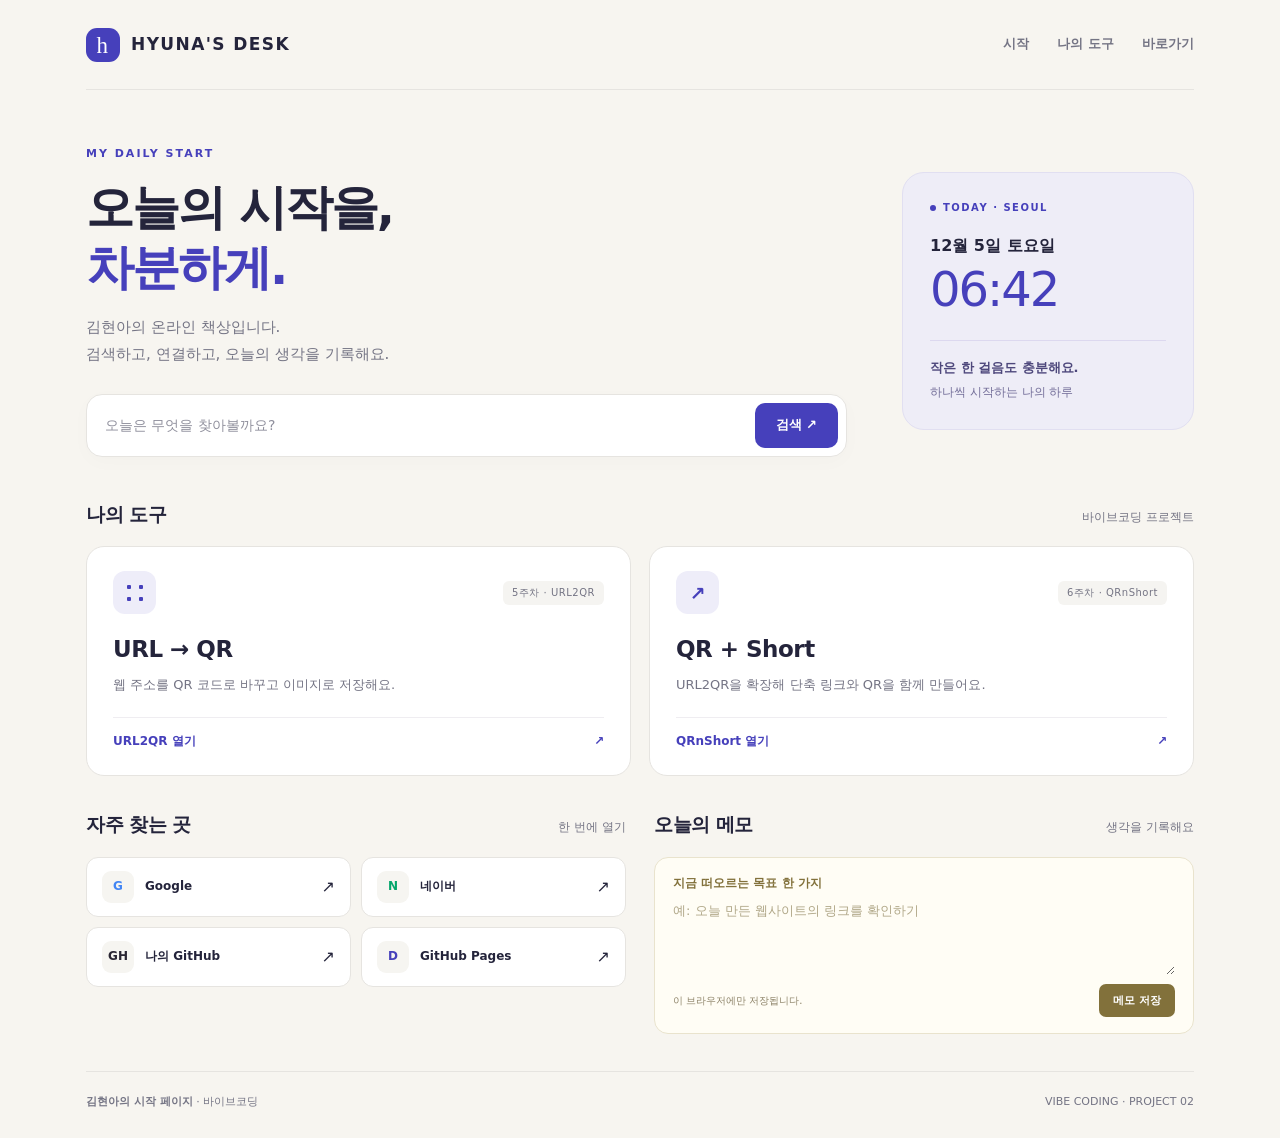
<file: site/index.html>
<!doctype html><html lang="ko"><head><meta charset="utf-8"><meta name="viewport" content="width=device-width,initial-scale=1"><title>김현아의 시작 페이지 · HYUNA'S DESK</title><style>
:root{--bg:#f7f5f0;--ink:#24243b;--muted:#747484;--line:#e6e4e0;--purple:#4640bb;--soft:#eeedf9}
*{box-sizing:border-box}html{scroll-behavior:smooth}body{margin:0;background:var(--bg);color:var(--ink);font-family:"Malgun Gothic","Apple SD Gothic Neo",system-ui,sans-serif;line-height:1.6}a{color:inherit;text-decoration:none}button,input,textarea{font:inherit}:focus-visible{outline:3px solid #8580e1;outline-offset:5px}.shell{max-width:1180px;margin:auto;padding:0 36px}.topbar{height:90px;display:flex;align-items:center;justify-content:space-between;border-bottom:1px solid var(--line)}.brand{font-size:17px;font-weight:800;letter-spacing:1.4px;display:flex;align-items:center;gap:11px}.brandmark{display:grid;place-items:center;width:34px;height:34px;background:var(--purple);color:white;border-radius:11px;font-family:Georgia,serif;font-size:23px;font-weight:400}.nav{display:flex;gap:28px;font-size:13px;font-weight:700;color:var(--muted)}.nav a:hover{color:var(--purple)}.hero{display:grid;grid-template-columns:minmax(0,1fr) 292px;gap:55px;padding:55px 0 42px;align-items:center}.eyebrow{font-size:11px;font-weight:800;letter-spacing:2px;color:var(--purple);margin:0 0 14px}.hero h1{font-size:48px;line-height:1.25;letter-spacing:-2px;font-weight:800;margin:0 0 17px}.hero h1 span{color:var(--purple)}.intro{font-size:15px;color:var(--muted);margin:0 0 25px;line-height:1.85}.search{display:flex;align-items:center;gap:12px;border:1px solid var(--line);border-radius:16px;background:white;padding:8px 8px 8px 18px;box-shadow:0 5px 20px #25213b05}.search input{min-width:0;flex:1;border:0;background:transparent;padding:11px 0;font-size:14px;color:var(--ink)}.search input::placeholder{color:#90909d}.search button,.save{background:var(--purple);color:white;border:0;border-radius:10px;cursor:pointer;font-size:13px;font-weight:700;padding:12px 21px}.search button:hover,.save:hover{background:#353091}.today{background:#eeedf7;border:1px solid #e1dff1;border-radius:22px;padding:27px;position:relative;overflow:hidden}.todaytop{display:flex;align-items:center;gap:7px;color:var(--purple);font-size:10px;font-weight:800;letter-spacing:1.5px}.dot{width:6px;height:6px;border-radius:50%;background:var(--purple)}.date{font-size:16px;font-weight:700;margin:17px 0 1px}.clock{font-size:48px;line-height:1.25;font-weight:300;letter-spacing:-2px;color:var(--purple);font-variant-numeric:tabular-nums}.todayfoot{font-size:12px;color:#726d98;border-top:1px solid #dcd8ef;padding-top:17px;margin-top:21px}.todayfoot strong{display:block;color:#4e487c;font-size:13px;margin-bottom:4px}.sectionhead{display:flex;justify-content:space-between;align-items:baseline;margin-bottom:17px}.sectionhead h2{font-size:19px;margin:0;letter-spacing:-.5px}.sectionhead p{font-size:12px;color:var(--muted);margin:0}.tools{display:grid;grid-template-columns:1fr 1fr;gap:18px}.tool{display:block;background:white;border:1px solid var(--line);border-radius:18px;padding:24px 26px;transition:transform .18s}.tool:hover{transform:translateY(-3px);border-color:#aaa5de;}.tooltop{display:flex;align-items:center;justify-content:space-between;margin-bottom:17px}.toolicon{width:43px;height:43px;border-radius:12px;background:var(--soft);display:grid;place-items:center;font-size:19px;color:var(--purple);font-weight:800}.toolicon.qr{display:grid;grid-template-columns:8px 8px;grid-template-rows:8px 8px;gap:4px;align-content:center;justify-content:center}.toolicon.qr i{border:2px solid var(--purple);border-radius:1px}.toolicon.qr i:last-child{background:var(--purple)}.tag{font-size:10px;color:var(--muted);letter-spacing:.5px;background:#f5f4f1;padding:4px 9px;border-radius:6px}.tool h3{margin:0 0 5px;font-size:23px;letter-spacing:-.5px}.tool p{font-size:13px;color:var(--muted);margin:0;line-height:1.85}.toollink{display:flex;align-items:center;justify-content:space-between;color:var(--purple);font-size:12px;font-weight:700;border-top:1px solid #efedf1;padding-top:14px;margin-top:20px}.workspace{display:grid;grid-template-columns:1fr 1fr;gap:28px;padding:33px 0 37px}.quicklinks{display:grid;grid-template-columns:repeat(2,1fr);gap:10px}.quick{display:flex;align-items:center;gap:11px;padding:13px 15px;background:white;border:1px solid var(--line);border-radius:12px;}.quick:hover{border-color:#aaa5de}.quickicon{display:grid;place-items:center;width:32px;height:32px;border-radius:9px;background:#f6f5f1;font-size:12px;font-weight:800;flex-shrink:0}.quick strong{font-size:12px;display:block}.quickout{margin-left:auto}.google{color:#4285f4}.naver{color:#03a66b}.github{color:#292633}.docs{color:var(--purple)}.memo{padding:16px 18px;background:#fffdf5;border:1px solid #e9e3cd;border-radius:14px}.memo label{display:block;font-size:12px;font-weight:700;color:#82713b;margin-bottom:7px}.memo textarea{display:block;resize:vertical;width:100%;min-height:75px;max-height:180px;border:0;background:transparent;color:var(--ink);font-size:13px;line-height:1.7;padding:0}.memo textarea::placeholder{color:#b0a788}.memobottom{display:flex;gap:10px;align-items:center;justify-content:space-between;margin-top:9px}.memostatus{font-size:10px;color:#8c8267}.save{font-size:11px;padding:8px 14px;background:#82713b;border-radius:7px}.save:hover{background:#685a2f}.footer{border-top:1px solid var(--line);display:flex;justify-content:space-between;gap:15px;padding:21px 0 27px;color:var(--muted);font-size:11px}
@media(max-width:900px){.hero{gap:25px;grid-template-columns:1fr 245px}.hero h1{font-size:39px}.today{padding:22px}}
@media(max-width:680px){.shell{padding:0 20px}.topbar{height:75px}.brand{font-size:14px;letter-spacing:1px}.brandmark{width:31px;height:31px}.nav{gap:15px;font-size:11px}.nav a:first-child{display:none}.hero{grid-template-columns:1fr;padding:34px 0 30px;gap:22px}.hero h1{font-size:39px}.intro{font-size:13px;margin-bottom:21px}.today{display:grid;grid-template-columns:1fr 1fr;gap:2px 15px;padding:20px 22px}.todaytop{grid-column:1/-1}.date{margin:12px 0 0;font-size:14px}.clock{font-size:34px;grid-column:1;grid-row:3}.todayfoot{border:0;padding:0;margin:15px 0 0;grid-column:2;grid-row:2/4;align-self:center}.todayfoot strong{font-size:12px}.sectionhead p{font-size:10px}.tools,.workspace{grid-template-columns:1fr}.tool{padding:22px}.tooltop{margin-bottom:13px}.workspace{padding:28px 0;gap:27px}.footer{font-size:10px;flex-direction:column;gap:6px}.search{padding-left:14px}.search button{padding:11px 16px}}
@media(prefers-reduced-motion:reduce){html{scroll-behavior:auto}.tool{transition:none}.tool:hover{transform:none}}</style></head><body><div class="shell"><header class="topbar" id="start"><a class="brand" href="./" aria-label="시작 페이지 홈"><span class="brandmark" aria-hidden="true">h</span>HYUNA'S DESK</a><nav class="nav" aria-label="주 메뉴"><a href="#start">시작</a><a href="#tools">나의 도구</a><a href="#links">바로가기</a></nav></header><main><section class="hero" aria-labelledby="hero-title"><div><p class="eyebrow">MY DAILY START</p><h1 id="hero-title">오늘의 시작을,<br><span>차분하게.</span></h1><p class="intro">김현아의 온라인 책상입니다.<br>검색하고, 연결하고, 오늘의 생각을 기록해요.</p><form class="search" action="https://www.google.com/search" method="get" target="_blank" rel="noopener"><input name="q" type="search" aria-label="Google 검색어" placeholder="오늘은 무엇을 찾아볼까요?" required autocomplete="off"><button type="submit">검색 ↗</button></form>
</div><aside class="today" aria-label="서울 현재 날짜와 시간"><div class="todaytop"><span class="dot"></span>TODAY · SEOUL</div><div class="date" id="date">오늘의 날짜</div><div class="clock" id="clock">--:--</div><div class="todayfoot"><strong>작은 한 걸음도 충분해요.</strong>하나씩 시작하는 나의 하루</div></aside></section><section id="tools" aria-labelledby="tools-title"><div class="sectionhead"><h2 id="tools-title">나의 도구</h2><p>바이브코딩 프로젝트</p></div><div class="tools"><a class="tool" href="./url2qr/"><div class="tooltop"><span class="toolicon qr" aria-hidden="true"><i></i><i></i><i></i><i></i></span><span class="tag">5주차 · URL2QR</span></div><h3>URL → QR</h3><p>웹 주소를 QR 코드로 바꾸고 이미지로 저장해요.</p><div class="toollink"><span>URL2QR 열기</span><span class="arrow" aria-hidden="true">↗</span></div></a><a class="tool" href="./qrnshort/"><div class="tooltop"><span class="toolicon" aria-hidden="true">↗</span><span class="tag">6주차 · QRnShort</span></div><h3>QR + Short</h3><p>URL2QR을 확장해 단축 링크와 QR을 함께 만들어요.</p><div class="toollink"><span>QRnShort 열기</span><span class="arrow" aria-hidden="true">↗</span></div></a></div></section><div class="workspace"><section id="links" aria-labelledby="links-title"><div class="sectionhead"><h2 id="links-title">자주 찾는 곳</h2><p>한 번에 열기</p></div><div class="quicklinks"><a class="quick" href="https://www.google.com/" target="_blank" rel="noopener noreferrer"><span class="quickicon google" aria-hidden="true">G</span><span><strong>Google</strong></span><span class="quickout" aria-hidden="true">↗</span></a><a class="quick" href="https://www.naver.com/" target="_blank" rel="noopener noreferrer"><span class="quickicon naver" aria-hidden="true">N</span><span><strong>네이버</strong></span><span class="quickout" aria-hidden="true">↗</span></a><a class="quick" href="https://github.com/k283199-blip/vibe-coding" target="_blank" rel="noopener noreferrer"><span class="quickicon github" aria-hidden="true">GH</span><span><strong>나의 GitHub</strong></span><span class="quickout" aria-hidden="true">↗</span></a><a class="quick" href="https://docs.github.com/ko/pages" target="_blank" rel="noopener noreferrer"><span class="quickicon docs" aria-hidden="true">D</span><span><strong>GitHub Pages</strong></span><span class="quickout" aria-hidden="true">↗</span></a></div></section><section aria-labelledby="memo-title"><div class="sectionhead"><h2 id="memo-title">오늘의 메모</h2><p>생각을 기록해요</p></div><div class="memo"><label for="note">지금 떠오르는 목표 한 가지</label><textarea id="note" maxlength="2000" placeholder="예: 오늘 만든 웹사이트의 링크를 확인하기"></textarea><div class="memobottom"><span class="memostatus" id="memo-status" role="status">이 브라우저에만 저장됩니다.</span><button class="save" id="save-note" type="button">메모 저장</button></div></div></section></div></main><footer class="footer"><span><strong>김현아의 시작 페이지</strong> · 바이브코딩</span><span>VIBE CODING · PROJECT 02</span></footer></div><script>
(function(){
var d=document.getElementById("date"),c=document.getElementById("clock");
function tick(){
var now=new Date();
d.textContent=new Intl.DateTimeFormat("ko-KR",{timeZone:"Asia/Seoul",month:"long",day:"numeric",weekday:"long"}).format(now);
c.textContent=new Intl.DateTimeFormat("ko-KR",{timeZone:"Asia/Seoul",hour:"2-digit",minute:"2-digit",hourCycle:"h23"}).format(now);
}
tick();setInterval(tick,15000);
var note=document.getElementById("note"),status=document.getElementById("memo-status"),key="hyuna-desk-note-v1";
try{note.value=localStorage.getItem(key)||"";if(note.value)status.textContent="저장된 메모를 불러왔습니다.";}catch(e){status.textContent="저장 기능을 사용할 수 없습니다.";}
document.getElementById("save-note").addEventListener("click",function(){
try{localStorage.setItem(key,note.value);status.textContent="이 브라우저에 저장되었습니다.";}
catch(e){status.textContent="저장 실패: 메모를 따로 복사해 주세요.";}
});
note.addEventListener("input",function(){status.textContent="변경한 메모를 저장해 주세요.";});
})();</script></body></html>
</file>
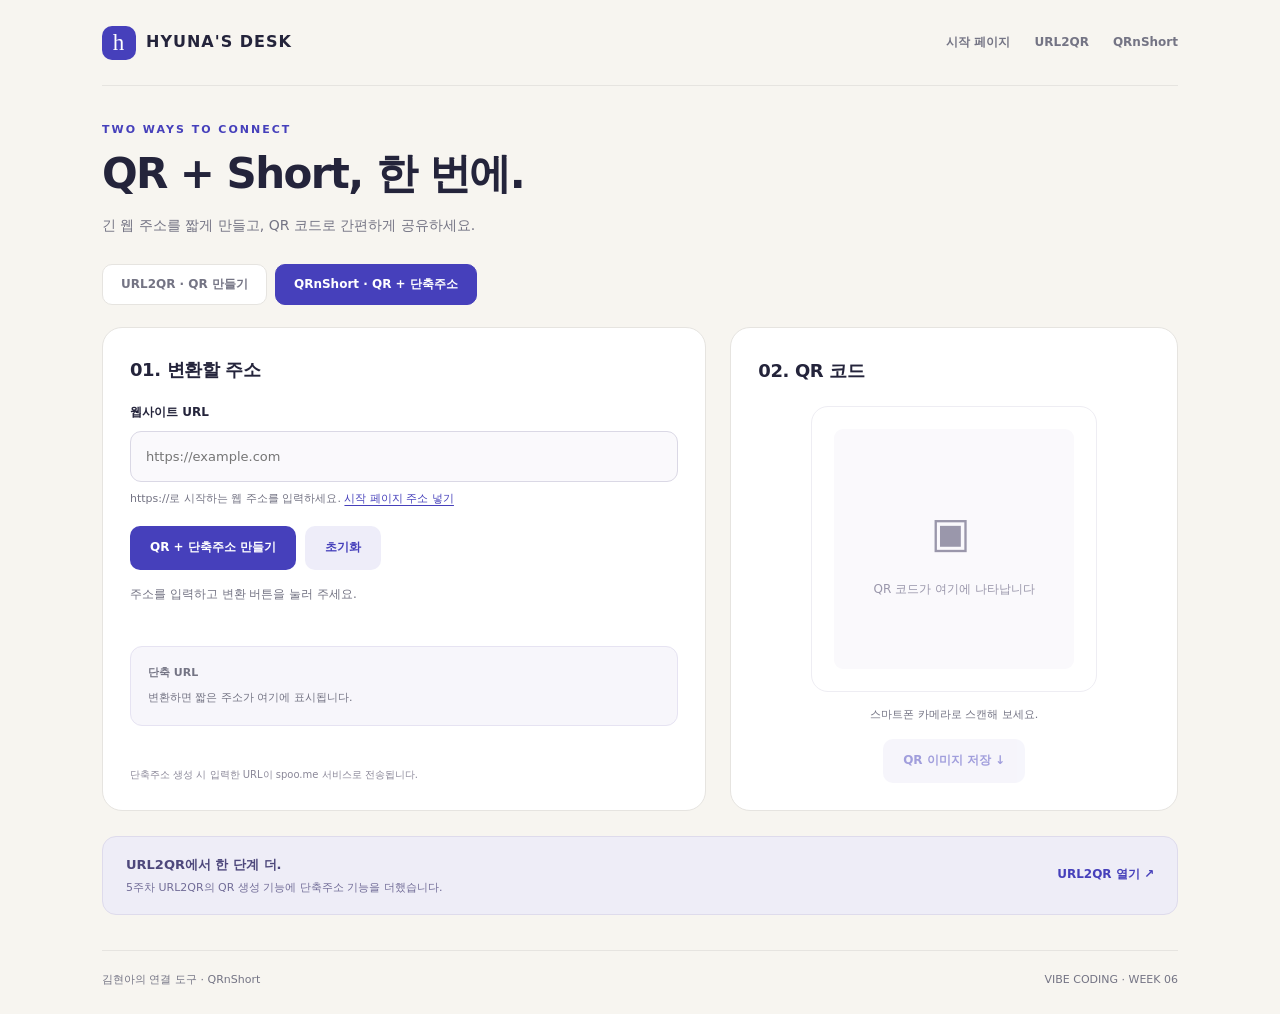
<file: site/qrnshort/index.html>
<!doctype html><html lang="ko"><head><meta charset="utf-8"><meta name="viewport" content="width=device-width,initial-scale=1"><meta name="theme-color" content="#f7f5f0"><title>QRnShort · HYUNA'S DESK</title><link rel="stylesheet" href="../assets/tools.css"><script src="../assets/qrcode.min.js" defer></script><script src="../assets/tools.js" defer></script></head><body data-mode="both"><div class="shell"><header class="topbar"><a class="brand" href="../"><span aria-hidden="true">h</span>HYUNA'S DESK</a><nav aria-label="주 메뉴"><a href="../">시작 페이지</a><a href="../url2qr/">URL2QR</a><a href="../qrnshort/">QRnShort</a></nav></header><main><p class="eyebrow">TWO WAYS TO CONNECT</p><h1>QR + Short, 한 번에.</h1><p class="intro">긴 웹 주소를 짧게 만들고, QR 코드로 간편하게 공유하세요.</p><nav class="tabs" aria-label="변환 도구 선택"><a href="../url2qr/" >URL2QR · QR 만들기</a><a href="../qrnshort/" class="active" aria-current="page">QRnShort · QR + 단축주소</a></nav><div class="workspace"><section class="panel" aria-labelledby="input-title"><h2 id="input-title">01. 변환할 주소</h2><form id="url-form" novalidate><label class="label" for="url-input">웹사이트 URL</label><input class="url-input" id="url-input" type="url" inputmode="url" autocomplete="url" maxlength="2048" placeholder="https://example.com" required aria-describedby="input-hint notice"><p class="hint" id="input-hint">https://로 시작하는 웹 주소를 입력하세요. <button type="button" class="example" id="use-example">시작 페이지 주소 넣기</button></p><div class="buttons"><button type="submit" class="primary" id="convert-button">QR + 단축주소 만들기</button><button class="secondary" id="clear-button" type="button">초기화</button></div></form><p class="notice" id="notice" role="status" aria-live="polite">주소를 입력하고 변환 버튼을 눌러 주세요.</p><div class="result-card" id="original-card" hidden><h3>원본 URL</h3><a id="original-link" target="_blank" rel="noopener noreferrer"></a><p>QR 코드를 스캔하면 이 주소가 열립니다.</p></div><div class="result-card" id="short-card" ><h3>단축 URL</h3><p id="short-placeholder">변환하면 짧은 주소가 여기에 표시됩니다.</p><div id="short-result" hidden><a id="short-link" target="_blank" rel="noopener noreferrer"></a><div class="mini-actions"><button type="button" id="copy-short">주소 복사</button><a id="open-short" target="_blank" rel="noopener noreferrer">단축주소 열기 ↗</a></div><p id="saved-count"></p></div></div><p class="copy-message" id="copy-message" role="status"></p><p class="privacy">단축주소 생성 시 입력한 URL이 spoo.me 서비스로 전송됩니다.</p></section><section class="panel qr-panel" aria-labelledby="qr-title"><h2 id="qr-title">02. QR 코드</h2><div class="qr-frame"><div id="qr-code" aria-label="생성된 QR 코드"><div class="qr-placeholder"><b aria-hidden="true">▣</b><span>QR 코드가 여기에 나타납니다</span></div></div></div><p class="qr-caption" id="qr-caption">스마트폰 카메라로 스캔해 보세요.</p><button type="button" class="secondary" id="download-qr" disabled>QR 이미지 저장 ↓</button></section></div><aside class="connection"><div><b>URL2QR에서 한 단계 더.</b><p>5주차 URL2QR의 QR 생성 기능에 단축주소 기능을 더했습니다.</p></div><a id="url2qr-link" href="../url2qr/">URL2QR 열기 ↗</a></aside></main><footer class="footer"><span>김현아의 연결 도구 · QRnShort</span><span>VIBE CODING · WEEK 06</span></footer></div></body></html>
</file>
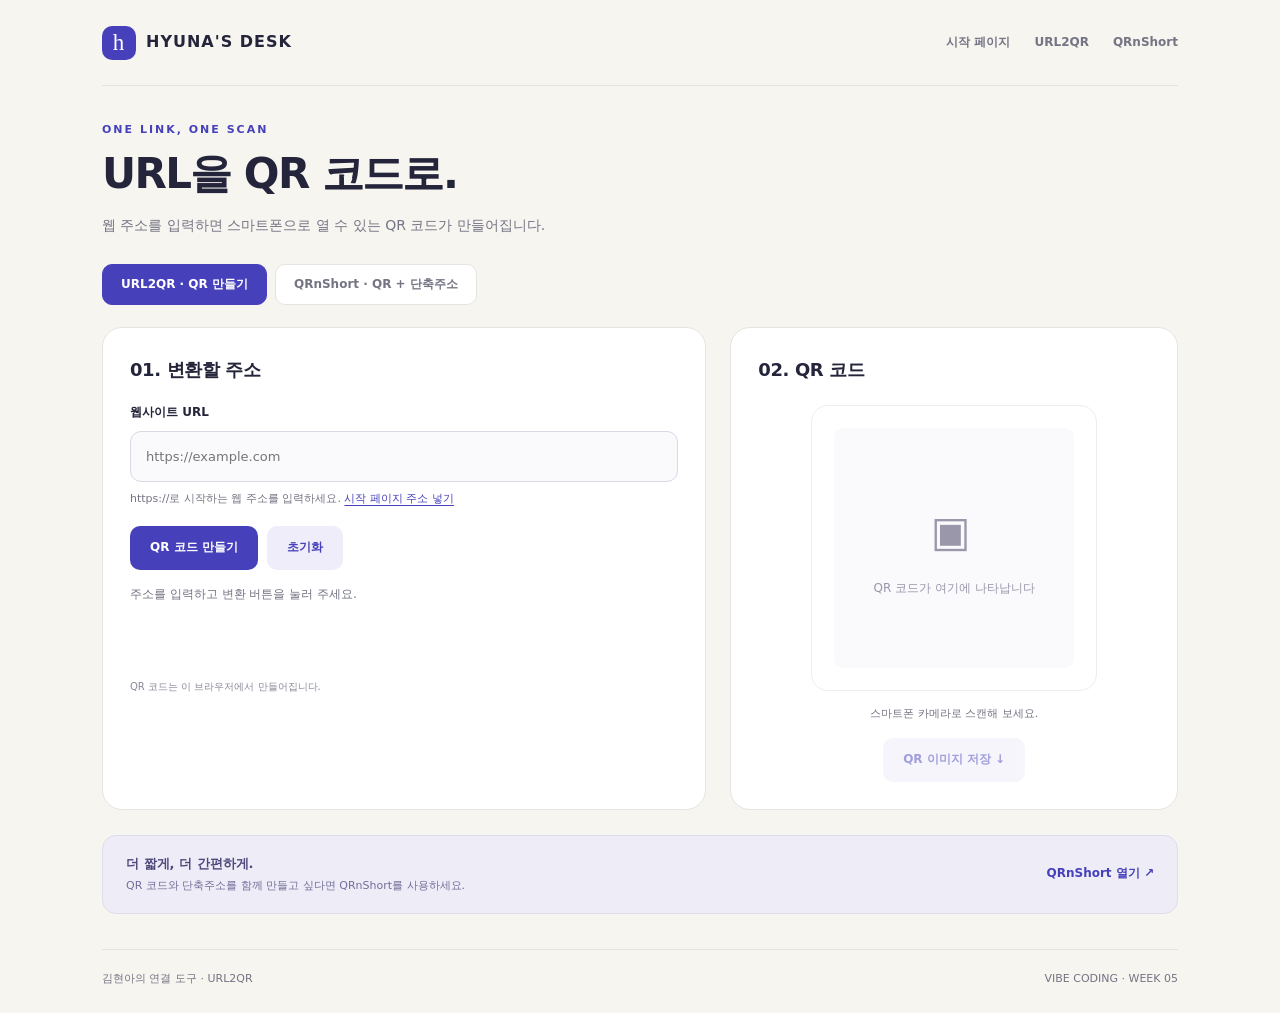
<file: site/url2qr/index.html>
<!doctype html><html lang="ko"><head><meta charset="utf-8"><meta name="viewport" content="width=device-width,initial-scale=1"><meta name="theme-color" content="#f7f5f0"><title>URL2QR · HYUNA'S DESK</title><link rel="stylesheet" href="../assets/tools.css"><script src="../assets/qrcode.min.js" defer></script><script src="../assets/tools.js" defer></script></head><body data-mode="qr"><div class="shell"><header class="topbar"><a class="brand" href="../"><span aria-hidden="true">h</span>HYUNA'S DESK</a><nav aria-label="주 메뉴"><a href="../">시작 페이지</a><a href="../url2qr/">URL2QR</a><a href="../qrnshort/">QRnShort</a></nav></header><main><p class="eyebrow">ONE LINK, ONE SCAN</p><h1>URL을 QR 코드로.</h1><p class="intro">웹 주소를 입력하면 스마트폰으로 열 수 있는 QR 코드가 만들어집니다.</p><nav class="tabs" aria-label="변환 도구 선택"><a href="../url2qr/" class="active" aria-current="page">URL2QR · QR 만들기</a><a href="../qrnshort/" >QRnShort · QR + 단축주소</a></nav><div class="workspace"><section class="panel" aria-labelledby="input-title"><h2 id="input-title">01. 변환할 주소</h2><form id="url-form" novalidate><label class="label" for="url-input">웹사이트 URL</label><input class="url-input" id="url-input" type="url" inputmode="url" autocomplete="url" maxlength="2048" placeholder="https://example.com" required aria-describedby="input-hint notice"><p class="hint" id="input-hint">https://로 시작하는 웹 주소를 입력하세요. <button type="button" class="example" id="use-example">시작 페이지 주소 넣기</button></p><div class="buttons"><button type="submit" class="primary" id="convert-button">QR 코드 만들기</button><button class="secondary" id="clear-button" type="button">초기화</button></div></form><p class="notice" id="notice" role="status" aria-live="polite">주소를 입력하고 변환 버튼을 눌러 주세요.</p><div class="result-card" id="original-card" hidden><h3>원본 URL</h3><a id="original-link" target="_blank" rel="noopener noreferrer"></a><p>QR 코드를 스캔하면 이 주소가 열립니다.</p></div><div class="result-card" id="short-card" hidden><h3>단축 URL</h3><p id="short-placeholder">변환하면 짧은 주소가 여기에 표시됩니다.</p><div id="short-result" hidden><a id="short-link" target="_blank" rel="noopener noreferrer"></a><div class="mini-actions"><button type="button" id="copy-short">주소 복사</button><a id="open-short" target="_blank" rel="noopener noreferrer">단축주소 열기 ↗</a></div><p id="saved-count"></p></div></div><p class="copy-message" id="copy-message" role="status"></p><p class="privacy">QR 코드는 이 브라우저에서 만들어집니다.</p></section><section class="panel qr-panel" aria-labelledby="qr-title"><h2 id="qr-title">02. QR 코드</h2><div class="qr-frame"><div id="qr-code" aria-label="생성된 QR 코드"><div class="qr-placeholder"><b aria-hidden="true">▣</b><span>QR 코드가 여기에 나타납니다</span></div></div></div><p class="qr-caption" id="qr-caption">스마트폰 카메라로 스캔해 보세요.</p><button type="button" class="secondary" id="download-qr" disabled>QR 이미지 저장 ↓</button></section></div><aside class="connection"><div><b>더 짧게, 더 간편하게.</b><p>QR 코드와 단축주소를 함께 만들고 싶다면 QRnShort를 사용하세요.</p></div><a  href="../qrnshort/">QRnShort 열기 ↗</a></aside></main><footer class="footer"><span>김현아의 연결 도구 · URL2QR</span><span>VIBE CODING · WEEK 05</span></footer></div></body></html>
</file>
<file: site/assets/tools.css>
:root{--bg:#f7f5f0;--card:#fff;--ink:#24243b;--muted:#747484;--line:#e6e4e0;--purple:#4640bb;--soft:#eeedf9}*{box-sizing:border-box}body{margin:0;background:var(--bg);color:var(--ink);font-family:"Malgun Gothic","Apple SD Gothic Neo",system-ui,sans-serif;line-height:1.65}a{color:inherit;text-decoration:none}button,input{font:inherit}a,button,input{outline-offset:4px}a:focus-visible,button:focus-visible,input:focus-visible{outline:3px solid #8580e1}[hidden]{display:none!important}.shell{max-width:1140px;margin:auto;padding:0 32px}.topbar{height:86px;display:flex;justify-content:space-between;align-items:center;border-bottom:1px solid var(--line)}.brand{display:flex;align-items:center;gap:10px;font-size:16px;font-weight:800;letter-spacing:1px}.brand span{background:var(--purple);color:white;border-radius:10px;display:grid;place-items:center;width:34px;height:34px;font:23px Georgia}.topbar nav{display:flex;gap:24px;font-size:12px;color:var(--muted);font-weight:700}.topbar nav a:hover{color:var(--purple)}.eyebrow{color:var(--purple);font-size:11px;letter-spacing:2px;font-weight:800;margin:35px 0 10px}h1{font-size:42px;letter-spacing:-1.6px;line-height:1.2;margin:0 0 14px}.intro{font-size:14px;color:var(--muted);margin:0 0 27px}.tabs{display:flex;gap:8px;margin:0 0 22px}.tabs a{border:1px solid var(--line);background:#fff;padding:10px 18px;border-radius:10px;font-size:12px;font-weight:700;color:var(--muted)}.tabs .active{background:var(--purple);border-color:var(--purple);color:#fff}.workspace{display:grid;grid-template-columns:minmax(0,1.35fr) minmax(290px,1fr);gap:24px;align-items:stretch}.panel{border:1px solid var(--line);border-radius:20px;background:#fff;padding:27px}h2{font-size:18px;margin:0 0 18px;letter-spacing:-.4px}.label{font-size:12px;font-weight:700;display:block;margin-bottom:8px}.url-input{width:100%;background:#faf9fc;border:1px solid #dad8e5;border-radius:11px;padding:14px 15px;color:var(--ink);font-size:13px}.url-input:disabled{opacity:.7}.hint{font-size:11px;color:var(--muted);margin:8px 0 18px}.buttons{display:flex;gap:9px;flex-wrap:wrap}.primary,.secondary{border:0;border-radius:10px;padding:12px 20px;cursor:pointer;font-weight:700;font-size:12px}.primary{background:var(--purple);color:#fff}.primary:hover{background:#353091}.secondary{background:var(--soft);color:var(--purple)}button:disabled{opacity:.5;cursor:wait}.notice{font-size:12px;color:var(--muted);min-height:44px;margin:14px 0 18px;line-height:1.7}.notice[data-kind=error]{color:#ae293a}.notice[data-kind=success]{color:#34704e}.result-card{background:#f7f6fb;border:1px solid #e6e3f2;border-radius:12px;padding:17px;margin-top:14px}.result-card h3{font-size:11px;color:var(--muted);margin:0 0 7px;font-weight:700}.result-card a{display:block;color:var(--purple);font-size:14px;font-weight:700;overflow-wrap:anywhere}.result-card p{margin:7px 0 0;color:var(--muted);font-size:11px}.mini-actions{display:flex;align-items:center;gap:8px;flex-wrap:wrap;margin-top:13px}.mini-actions button,.mini-actions a{font-size:11px;padding:7px 12px;border:1px solid #d8d4ed;background:#fff;color:var(--purple);font-weight:700;border-radius:7px;cursor:pointer}.qr-panel{text-align:center;display:flex;flex-direction:column;align-items:center;justify-content:center;min-height:450px}.qr-panel h2{align-self:stretch;text-align:left;margin-bottom:13px}.qr-frame{padding:22px;background:#fff;border:1px solid #eeedf3;border-radius:17px;width:286px;min-height:286px;display:grid;place-items:center;margin:7px auto 14px}.qr-placeholder{width:240px;min-height:240px;display:flex;flex-direction:column;align-items:center;justify-content:center;background:#faf9fc;border-radius:9px;color:#9a97ab}.qr-placeholder b{font-size:42px;letter-spacing:7px;font-weight:300}.qr-placeholder span{font-size:12px;margin-top:13px}.qr-frame canvas,.qr-frame img{width:240px!important;height:240px!important;max-width:240px!important;max-height:240px!important;image-rendering:pixelated;display:block}.qr-caption{font-size:11px;color:var(--muted);margin:0 0 15px}.connection{border:1px solid #dedbec;background:#eeedf7;border-radius:14px;display:flex;align-items:center;justify-content:space-between;gap:16px;padding:17px 23px;margin:25px 0 35px}.connection b{font-size:13px;display:block;color:#4e487c}.connection p{font-size:11px;color:#726d98;margin:3px 0 0}.connection a{font-size:12px;white-space:nowrap;font-weight:700;color:var(--purple)}.footer{border-top:1px solid var(--line);padding:20px 0 25px;color:var(--muted);font-size:11px;display:flex;justify-content:space-between;gap:15px}.privacy{font-size:10px;color:#8a8798;margin:15px 0 0}.example{border:0;background:none;padding:0;color:var(--purple);cursor:pointer;font-size:11px;text-decoration:underline;text-underline-offset:3px}.copy-message{font-size:11px;color:#34704e;min-height:18px;margin:8px 0 0}@media(max-width:720px){.shell{padding:0 20px}.topbar{height:74px}.brand{font-size:13px}.topbar nav{gap:12px;font-size:10px}.eyebrow{margin-top:28px}h1{font-size:36px}.workspace{grid-template-columns:1fr}.panel{padding:21px}.qr-panel{min-height:400px}.connection{align-items:flex-start;flex-direction:column;padding:18px}.footer{flex-direction:column;gap:5px}.intro{font-size:12px}.tabs a{padding:9px 13px}.url-input{font-size:12px}}
</file>
